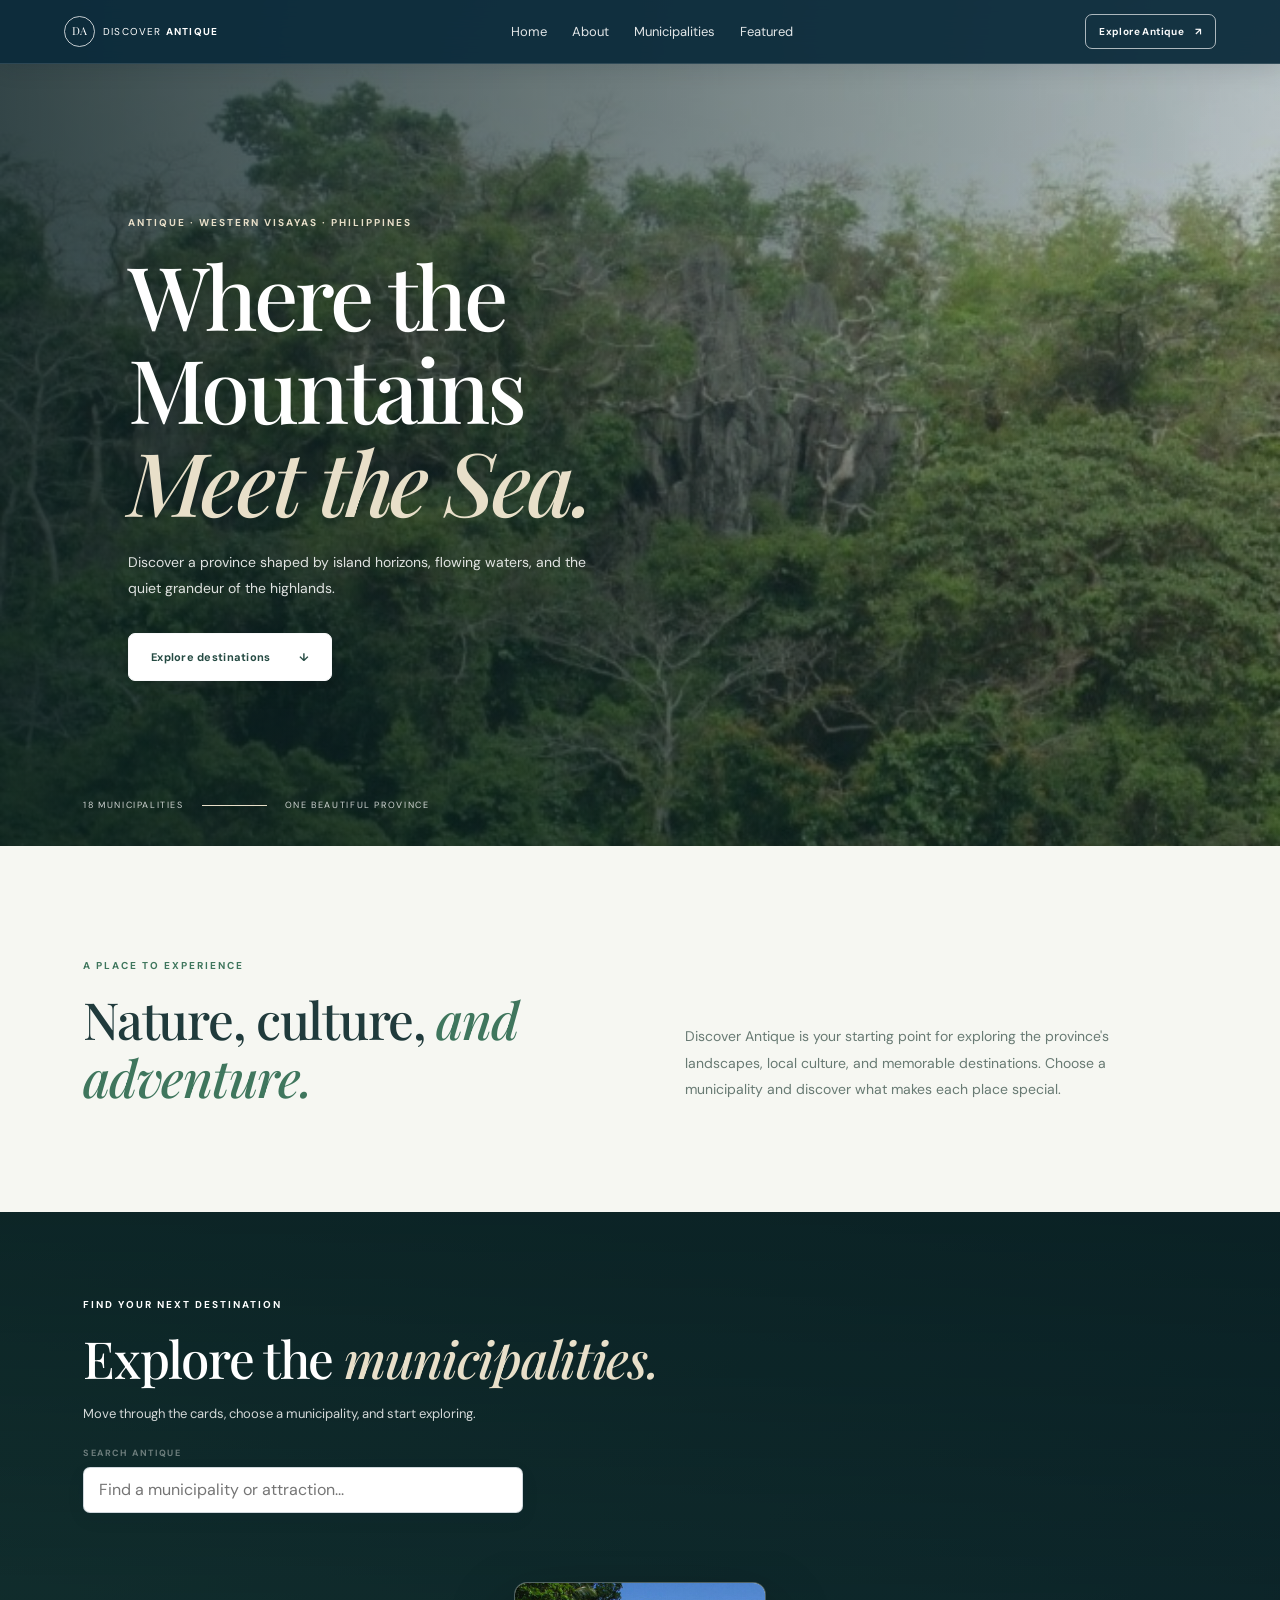
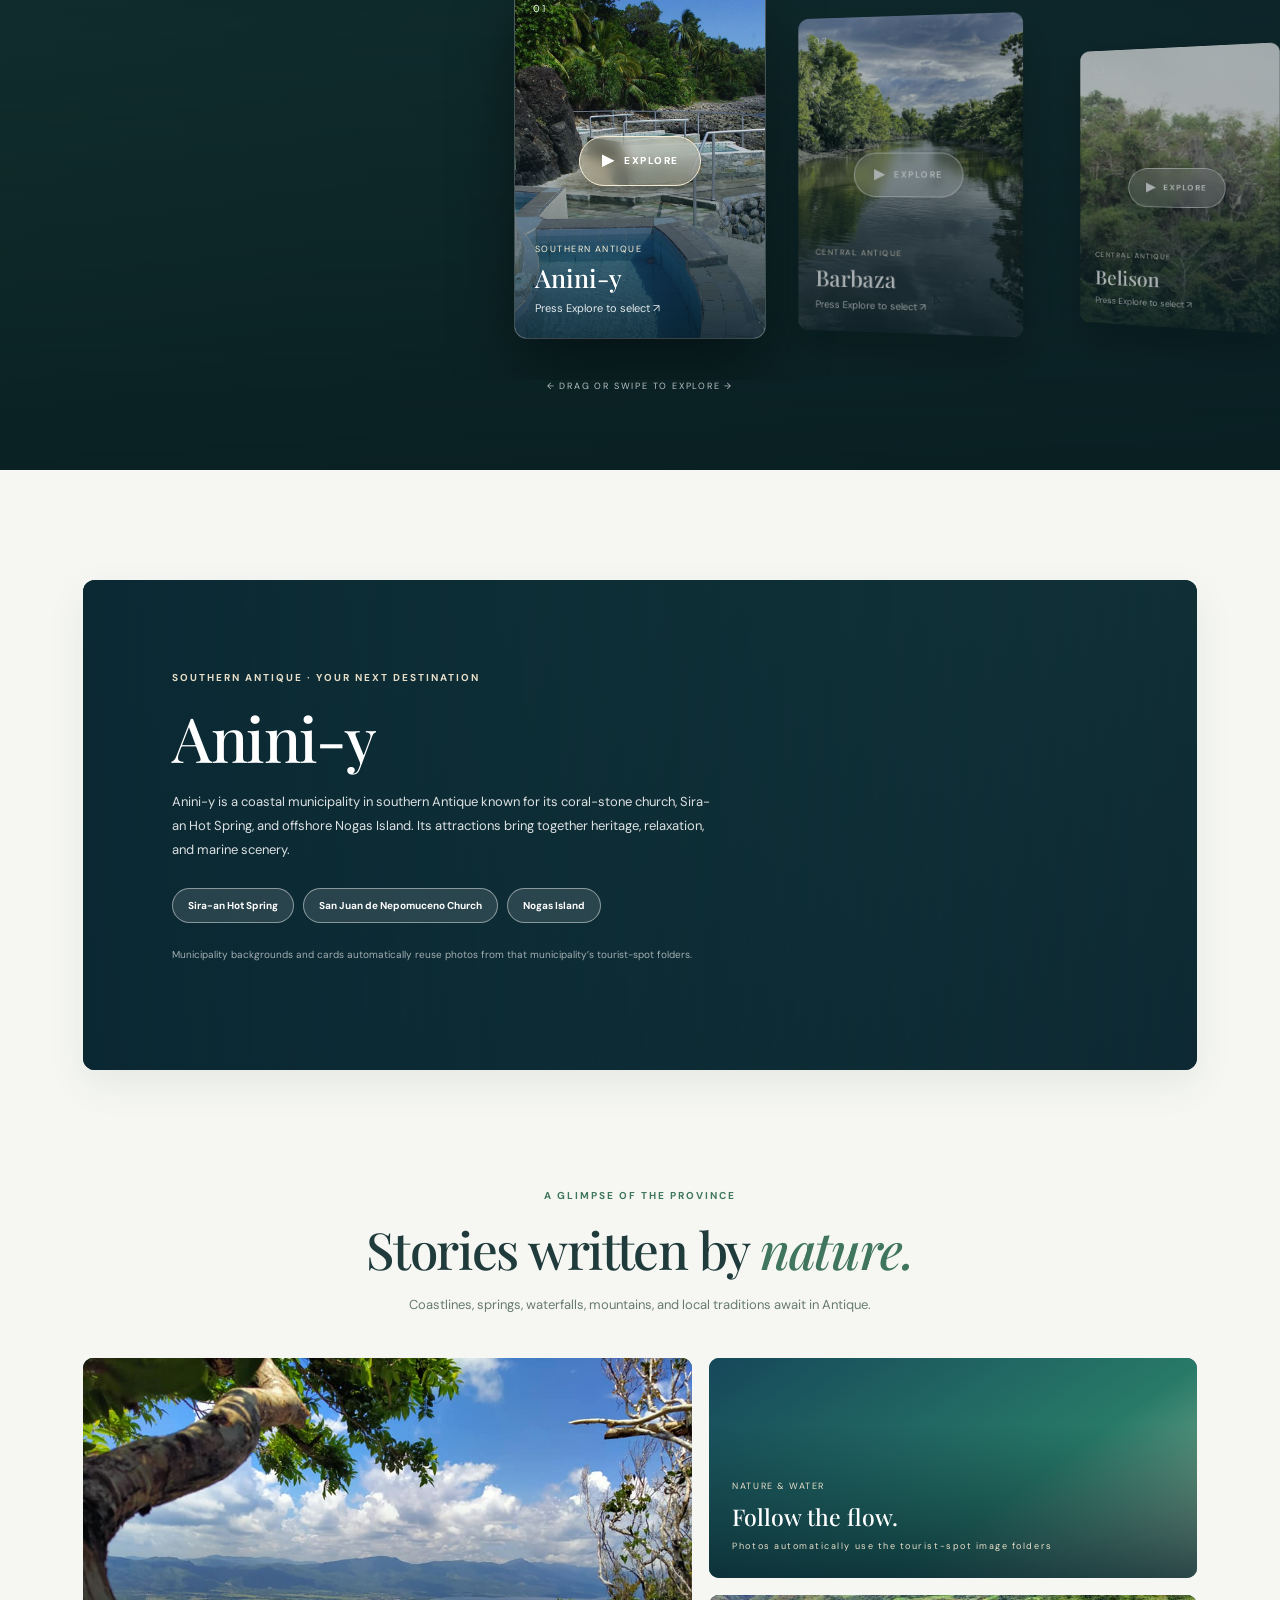
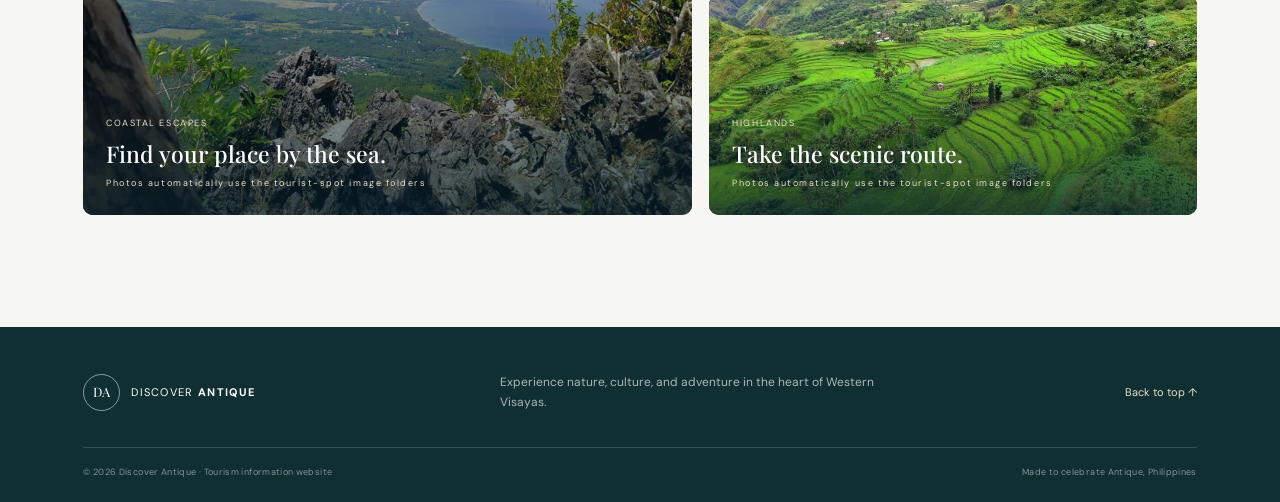
<file: index.html>
<!DOCTYPE html>
<html lang="en">
<head>
  <meta charset="UTF-8">
  <meta name="viewport" content="width=device-width, initial-scale=1.0">
  <meta name="description" content="Discover Antique — explore the natural beauty, culture, and destinations of Antique, Philippines.">
  <meta name="referrer" content="no-referrer">
  <meta name="theme-color" content="#123B50">
  <title>Discover Antique | Experience the Beauty of Antique</title>
  <link rel="preconnect" href="https://fonts.googleapis.com">
  <link rel="preconnect" href="https://fonts.gstatic.com" crossorigin>
  <link href="https://fonts.googleapis.com/css2?family=DM+Sans:wght@400;500;600;700&family=Playfair+Display:wght@500;600;700&display=swap" rel="stylesheet">
  <link href="https://cdn.jsdelivr.net/npm/bootstrap@5.3.3/dist/css/bootstrap.min.css" rel="stylesheet" integrity="sha384-QWTKZyjpPEjISv5WaRU9OFeRpok6YctnYmDr5pNlyT2bRjXh0JMhjY6hW+ALEwIH" crossorigin="anonymous">
  <link rel="stylesheet" href="css/style.css">
</head>
<body>
  <header class="site-header" id="top">
    <a class="brand" href="#top" aria-label="Discover Antique home">
      <span class="brand-mark">DA</span>
      <span class="brand-name">DISCOVER <strong>ANTIQUE</strong></span>
    </a>
    <button class="menu-toggle" id="menuToggle" type="button" aria-label="Open navigation" aria-expanded="false" aria-controls="mainNav">☰</button>
    <nav class="main-nav" id="mainNav" aria-label="Main navigation">
      <a href="#top">Home</a><a href="#about">About</a><a href="#municipalities">Municipalities</a><a href="#featured">Featured</a>
    </nav>
    <a class="header-cta btn btn-outline-light" href="#municipalities">Explore Antique <span>↗</span></a>
  </header>

  <main>
    <section class="hero">
      <div class="hero-image" aria-hidden="true"></div><div class="hero-shade" aria-hidden="true"></div>
      <div class="hero-content">
        <p class="eyebrow light">ANTIQUE · WESTERN VISAYAS · PHILIPPINES</p>
        <h1>Where the Mountains<br><em>Meet the Sea.</em></h1>
        <p class="hero-copy">Discover a province shaped by island horizons, flowing waters, and the quiet grandeur of the highlands.</p>
        <a class="button button-light btn btn-light" href="#municipalities">Explore destinations <span>↓</span></a>
      </div>
      <div class="hero-bottom"><span>18 MUNICIPALITIES</span><span class="hero-line"></span><span>ONE BEAUTIFUL PROVINCE</span></div>
    </section>

    <section class="intro section-wrap" id="about">
      <div><p class="eyebrow">A PLACE TO EXPERIENCE</p><h2>Nature, culture, <em>and adventure.</em></h2></div>
      <p class="intro-copy">Discover Antique is your starting point for exploring the province's landscapes, local culture, and memorable destinations. Choose a municipality and discover what makes each place special.</p>
    </section>

    <section class="municipality-section" id="municipalities">
      <div class="section-heading section-wrap">
        <div>
          <p class="eyebrow">FIND YOUR NEXT DESTINATION</p>
          <h2>Explore the <em>municipalities.</em></h2>
          <p class="section-subtitle">Move through the cards, choose a municipality, and start exploring.</p>
          <div class="destination-search">
            <label for="destinationSearch">SEARCH ANTIQUE</label>
            <input id="destinationSearch" type="search" placeholder="Find a municipality or attraction..." autocomplete="off">
            <div id="destinationSearchResults" class="destination-search-results" role="listbox" aria-label="Search results" hidden></div>
          </div>
        </div>
      </div>
      <div class="carousel-shell">
        <div class="municipality-track" id="municipalityTrack" role="group" aria-label="Explore the 18 municipalities of Antique" tabindex="0"></div>
      </div>
      <div class="carousel-guidance">
        <p class="carousel-hint">← DRAG OR SWIPE TO EXPLORE →</p>
      </div>
    </section>

    <section class="destination-section section-wrap" id="destinationDetails" aria-label="Selected destination">
      <div class="destination-photo" id="destinationPhoto" aria-hidden="true"></div><div class="destination-overlay" aria-hidden="true"></div>
      <div class="destination-content">
        <p class="eyebrow light" id="destinationEyebrow">YOUR NEXT DESTINATION</p>
        <h2 id="destinationName">Choose a municipality</h2>
        <p class="destination-description" id="destinationDescription" aria-live="polite">Select one of the municipality cards above to discover its featured attractions.</p>
        <div class="attraction-list" id="attractionList" aria-label="Featured attractions"></div>
        <p class="photo-note" id="municipalityPhotoCredit">Municipality backgrounds and cards automatically reuse the photos inside that municipality’s tourist-spot folders.</p>
      </div>
    </section>

    <section class="featured-section section-wrap" id="featured">
      <div class="featured-heading">
        <p class="eyebrow">A GLIMPSE OF THE PROVINCE</p><h2>Stories written by <em>nature.</em></h2>
        <p class="section-subtitle">Coastlines, springs, waterfalls, mountains, and local traditions await in Antique.</p>
      </div>
      <div class="feature-grid">
        <article class="feature-card feature-card-large">
          <div class="feature-photo-slideshow" data-province-slot="coast" role="img" aria-label="Coastal landscapes in Antique"></div>
          <div class="feature-caption"><span>COASTAL ESCAPES</span><h3>Find your place by the sea.</h3><span class="feature-credit">Photos automatically use the tourist-spot image folders</span></div>
        </article>
        <article class="feature-card">
          <div class="feature-photo-slideshow" data-province-slot="water" role="img" aria-label="Rivers and springs in Antique"></div>
          <div class="feature-caption"><span>NATURE &amp; WATER</span><h3>Follow the flow.</h3><span class="feature-credit">Photos automatically use the tourist-spot image folders</span></div>
        </article>
        <article class="feature-card">
          <div class="feature-photo-slideshow" data-province-slot="highlands" role="img" aria-label="Highland landscapes in Antique"></div>
          <div class="feature-caption"><span>HIGHLANDS</span><h3>Take the scenic route.</h3><span class="feature-credit">Photos automatically use the tourist-spot image folders</span></div>
        </article>
      </div>
    </section>
  </main>

  <footer class="site-footer">
    <div class="footer-top">
      <a class="brand brand-footer" href="#top"><span class="brand-mark">DA</span><span class="brand-name">DISCOVER <strong>ANTIQUE</strong></span></a>
      <p>Experience nature, culture, and adventure in the heart of Western Visayas.</p>
      <a class="back-top" href="#top">Back to top ↑</a>
    </div>
    <div class="footer-bottom"><span>© 2026 Discover Antique · Tourism information website</span><span>Made to celebrate Antique, Philippines</span></div>
  </footer>
  <script src="js/destination-data.js"></script><script src="js/backdrop.js"></script><script src="js/script.js?v=20261120-3"></script>
</body>
</html>
</file>
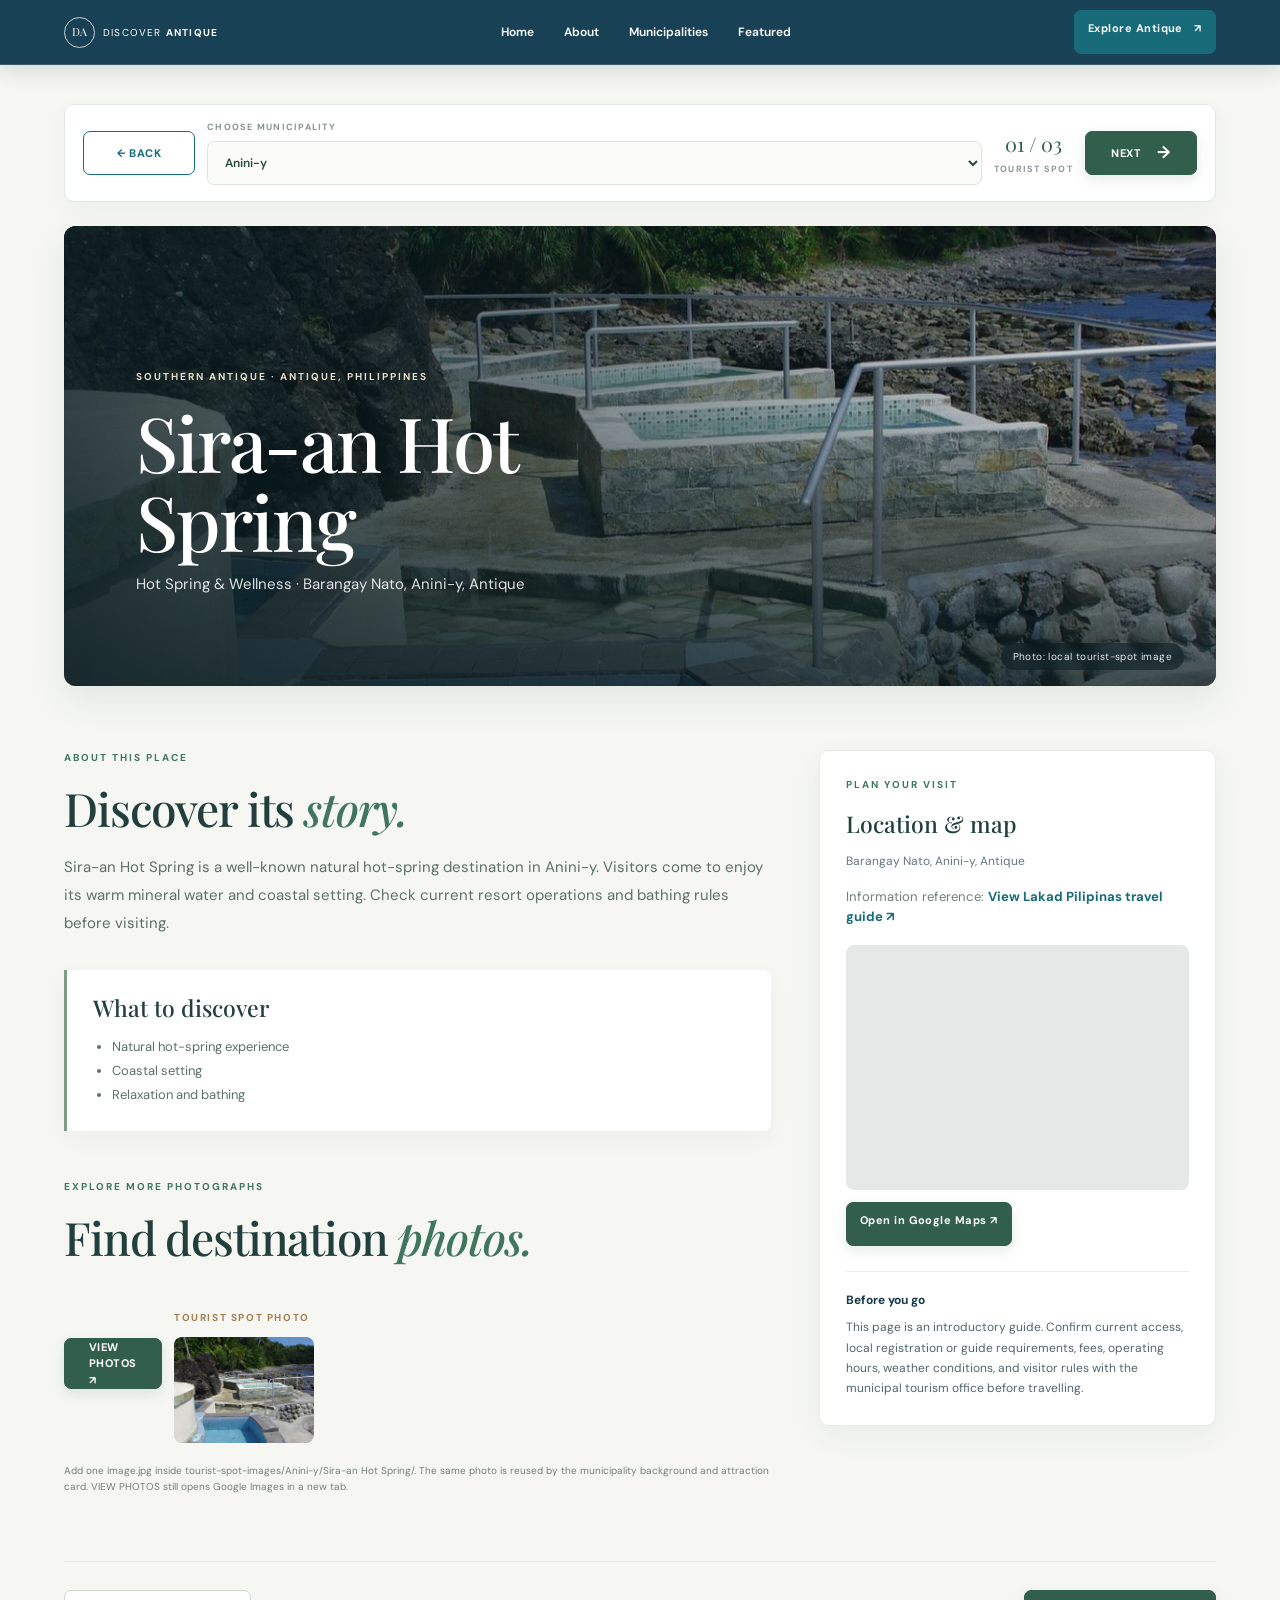
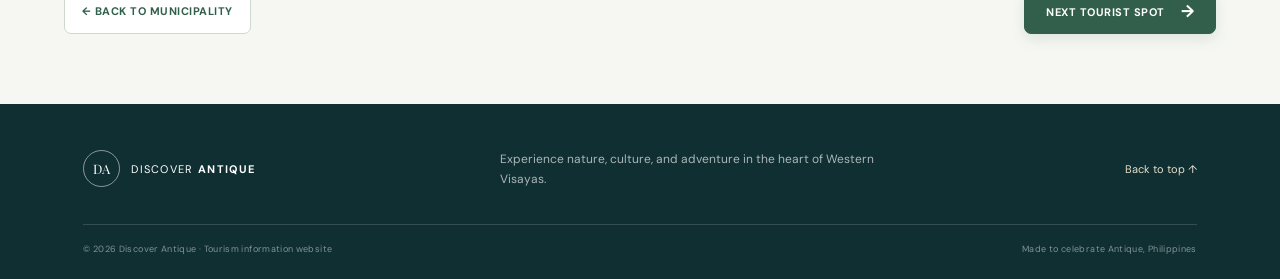
<file: destination.html>
<!DOCTYPE html>
<html lang="en"><head>
<meta charset="UTF-8"><meta name="viewport" content="width=device-width, initial-scale=1.0">
<meta name="description" content="Explore attractions, sample photos, location information, and maps in Antique, Philippines.">
<meta name="referrer" content="no-referrer"><meta name="theme-color" content="#123B50"><title>Destination Details | Discover Antique</title>
<link rel="preconnect" href="https://fonts.googleapis.com"><link rel="preconnect" href="https://fonts.gstatic.com" crossorigin>
<link href="https://fonts.googleapis.com/css2?family=DM+Sans:wght@400;500;600;700&family=Playfair+Display:wght@500;600;700&display=swap" rel="stylesheet">
<link href="https://cdn.jsdelivr.net/npm/bootstrap@5.3.3/dist/css/bootstrap.min.css" rel="stylesheet" integrity="sha384-QWTKZyjpPEjISv5WaRU9OFeRpok6YctnYmDr5pNlyT2bRjXh0JMhjY6hW+ALEwIH" crossorigin="anonymous"><link rel="stylesheet" href="css/style.css?v=20261120-2"><link rel="stylesheet" href="css/destination.css?v=20261120-2">
</head><body class="detail-page">
<header class="site-header detail-header">
<a class="brand" href="index.html#top" aria-label="Discover Antique home"><span class="brand-mark">DA</span><span class="brand-name">DISCOVER <strong>ANTIQUE</strong></span></a>

<nav class="main-nav detail-nav" id="detailMainNav" aria-label="Main navigation"><a href="index.html#top">Home</a><a href="index.html#about">About</a><a href="index.html#municipalities">Municipalities</a><a href="index.html#featured">Featured</a></nav>
<a class="header-cta btn btn-outline-light" href="index.html#municipalities">Explore Antique <span>↗</span></a></header>
<main class="detail-main">
<section class="destination-navigation" aria-label="Destination navigation">
  <a class="destination-back btn btn-outline-primary" id="backToMunicipality" href="index.html#municipalities">← BACK</a>
  <label class="detail-municipality-picker"><span>CHOOSE MUNICIPALITY</span><select id="detailMunicipalitySelect" aria-label="Choose a municipality"></select></label>
  <div class="destination-step" aria-live="polite">
    <span id="destinationStep">01 / 01</span>
    <small>TOURIST SPOT</small>
  </div>
  <button class="destination-next btn btn-primary" id="nextAttraction" type="button">NEXT <span aria-hidden="true">→</span></button>
</section>
<section class="detail-hero"><div class="detail-hero-backdrop" id="detailHeroBackdrop" role="img" aria-label=""></div><div class="detail-hero-shade"></div>
<div class="detail-hero-copy"><p class="eyebrow light" id="detailRegion">ANTIQUE · PHILIPPINES</p><h1 id="detailTitle">Destination</h1>
<p id="detailSubtitle">Discover this place in Antique.</p></div>
<p class="hero-photo-credit" id="detailHeroCredit" hidden></p></section>
<section class="detail-content"><div class="detail-main-column">
<p class="eyebrow">ABOUT THIS PLACE</p><h2>Discover its <em>story.</em></h2><p class="detail-description" id="detailDescription"></p>
<div class="detail-highlights"><h3>What to discover</h3><ul id="detailHighlights"></ul></div>
<div class="detail-gallery-block"><div><p class="eyebrow">EXPLORE MORE PHOTOGRAPHS</p><h2>Find destination <em>photos.</em></h2></div>
<div class="detail-gallery" id="detailGallery"></div><p class="sample-photo-disclaimer" id="galleryDisclaimer">Use the button below to open Google Images results for this tourist attraction.</p></div>
</div><aside class="detail-side-column"><div class="info-panel"><p class="eyebrow">PLAN YOUR VISIT</p><h3>Location &amp; map</h3>
<p class="location-line" id="detailLocation"></p><p class="source-line">Information reference: <a id="detailSourceLink" href="#" target="_blank" rel="noopener">View source ↗</a></p><div class="map-frame"><iframe id="detailMap" title="Map showing the selected destination" loading="lazy" referrerpolicy="no-referrer-when-downgrade"></iframe></div>
<a class="map-link btn btn-outline-primary" id="openMapLink" href="#" target="_blank" rel="noopener">Open in Google Maps ↗</a>
<div class="visit-note"><strong>Before you go</strong><p id="detailNote"></p></div></div></aside></section>
<section class="destination-bottom-navigation" aria-label="Destination navigation">
  <a class="destination-back bottom-back" id="bottomBackToMunicipality" href="index.html#municipalities">← BACK TO MUNICIPALITY</a>
  <button class="destination-next btn btn-primary" id="bottomNextAttraction" type="button">NEXT TOURIST SPOT <span aria-hidden="true">→</span></button>
</section></main>
<footer class="site-footer detail-footer"><div class="footer-top"><a class="brand brand-footer" href="index.html#top"><span class="brand-mark">DA</span><span class="brand-name">DISCOVER <strong>ANTIQUE</strong></span></a><p>Experience nature, culture, and adventure in the heart of Western Visayas.</p><a class="back-top" href="index.html#top">Back to top ↑</a></div>
<div class="footer-bottom"><span>© 2026 Discover Antique · Tourism information website</span><span>Made to celebrate Antique, Philippines</span></div></footer>
<script src="js/destination-data.js?v=20261120-2"></script><script src="js/backdrop.js?v=20261120-2"></script><script src="js/destination-detail.js?v=20261120-3"></script></body></html>
</file>
<file: css/style.css>
/* DISCOVER ANTIQUE — tropical nature visual identity */
:root {
  --ocean: #123B50;
  --ocean-deep: #0b2b3b;
  --green: #287A55;
  --green-dark: #1c5d40;
  --sand: #E8D8B9;
  --cream: #F7F6F0;
  --white: #FFFFFF;
  --ink: #183744;
  --muted: #6d7d7c;
  --serif: "Playfair Display", Georgia, serif;
  --sans: "DM Sans", Arial, sans-serif;
}

* { box-sizing: border-box; }
html { scroll-behavior: smooth; }
body { margin: 0; color: var(--ink); background: var(--cream); font-family: var(--sans); }
a { color: inherit; text-decoration: none; }
button { font: inherit; }

.site-header {
  position: absolute; z-index: 10; top: 0; left: 0; width: 100%;
  display: flex; align-items: center; justify-content: space-between;
  padding: 22px 6.5%; color: var(--white);
  border-bottom: 1px solid rgba(255,255,255,.18);
}
.brand { display: inline-flex; align-items: center; gap: 11px; letter-spacing: .12em; font-size: 11px; }
.brand-mark { display: grid; place-items: center; width: 37px; height: 37px; border: 1px solid rgba(255,255,255,.75); border-radius: 50%; font-family: var(--serif); font-size: 13px; letter-spacing: 0; }
.brand-name strong { font-weight: 700; }
.main-nav { display: flex; gap: 34px; font-size: 12px; color: rgba(255,255,255,.88); }
.main-nav a { transition: color .25s; }
.main-nav a:hover { color: var(--sand); }
.header-cta { border: 1px solid rgba(255,255,255,.65); padding: 11px 16px; border-radius: 3px; font-size: 11px; letter-spacing: .04em; }
.header-cta span { margin-left: 8px; }
.menu-toggle { display: none; color: white; background: none; border: 0; font-size: 24px; }

.hero { position: relative; min-height: 720px; height: 94vh; max-height: 900px; overflow: hidden; display: flex; align-items: center; color: white; background: var(--ocean); }
.hero-image { position: absolute; inset: 0; background-image: none; background-size: cover; background-position: center 48%; animation: heroDrift 24s ease-in-out infinite alternate; }
.hero-shade { position: absolute; inset: 0; background: linear-gradient(90deg, rgba(8,34,47,.78) 0%, rgba(8,34,47,.42) 48%, rgba(8,34,47,.12) 100%), linear-gradient(0deg, rgba(8,34,47,.35), transparent 45%); }
.hero-content { position: relative; z-index: 1; width: min(700px, 82%); margin-left: 10%; padding-top: 50px; animation: riseIn 1s both; }
.eyebrow { color: var(--green); font-size: 10px; font-weight: 700; letter-spacing: .2em; margin: 0 0 18px; }
.eyebrow.light { color: var(--sand); }
h1, h2, h3, p { margin-top: 0; }
.hero h1 { font-family: var(--serif); font-weight: 500; font-size: clamp(48px, 7vw, 88px); line-height: 1.06; letter-spacing: -.035em; margin: 0 0 23px; }
h1 em, h2 em { color: var(--sand); font-weight: 500; }
.hero-copy { max-width: 470px; color: rgba(255,255,255,.86); line-height: 1.8; font-size: 14px; margin-bottom: 32px; }
.button { display: inline-flex; align-items: center; gap: 28px; padding: 15px 19px; border-radius: 3px; font-size: 11px; font-weight: 700; letter-spacing: .04em; transition: transform .25s, background .25s; }
.button:hover { transform: translateY(-3px); }
.button-light { color: var(--ocean); background: var(--white); }
.button-light:hover { background: var(--sand); }
.hero-bottom { position: absolute; bottom: 34px; left: 6.5%; right: 6.5%; display: flex; align-items: center; gap: 18px; color: rgba(255,255,255,.8); font-size: 9px; letter-spacing: .18em; }
.hero-line { height: 1px; width: 65px; background: var(--sand); }

.section-wrap { width: min(1180px, 87%); margin-inline: auto; }
.intro { display: grid; grid-template-columns: 1fr 1fr; gap: 8%; padding-top: 112px; padding-bottom: 105px; align-items: end; }
h2 { font-family: var(--serif); font-size: clamp(35px, 4vw, 55px); font-weight: 500; line-height: 1.13; letter-spacing: -.025em; margin-bottom: 0; }
h2 em { color: var(--green); }
.intro-copy { color: var(--muted); font-size: 14px; line-height: 1.9; max-width: 480px; margin: 0 0 4px; }

.municipality-section { background: #edf0e9; padding: 85px 0 76px; overflow: hidden; }
.section-heading { display: flex; justify-content: space-between; align-items: end; margin-bottom: 38px; }
.section-subtitle { color: var(--muted); font-size: 13px; line-height: 1.7; margin: 15px 0 0; }
.carousel-controls { display: flex; gap: 9px; padding-bottom: 5px; }
.circle-control { width: 43px; height: 43px; border: 1px solid rgba(18,59,80,.25); border-radius: 50%; color: var(--ocean); background: transparent; cursor: pointer; font-size: 18px; transition: .25s; }
.circle-control:hover { color: white; background: var(--ocean); }
.carousel-shell { overflow: hidden; }
.municipality-track { display: flex; gap: 18px; overflow-x: auto; padding: 4px 6.5% 22px; scroll-snap-type: x mandatory; scroll-behavior: smooth; scrollbar-width: none; }
.municipality-track::-webkit-scrollbar { display: none; }
.municipality-card { position: relative; flex: 0 0 250px; height: 340px; overflow: hidden; border-radius: 7px; color: white; cursor: pointer; scroll-snap-align: start; isolation: isolate; background: var(--ocean); border: 0; padding: 0; text-align: left; transition: transform .35s, box-shadow .35s; }
.municipality-card:hover, .municipality-card:focus-visible { transform: translateY(-7px); box-shadow: 0 18px 36px rgba(18,59,80,.2); outline: none; }
.card-image { position: absolute; z-index: 0; inset: 0; display: block; background-size: cover; background-position: center; background-repeat: no-repeat; transition: transform .8s cubic-bezier(.2,.7,.2,1); }
.municipality-card:hover .card-image, .municipality-card:focus-visible .card-image { transform: scale(1.1); }
.card-shade { position: absolute; z-index: 1; inset: 0; display: block; background: linear-gradient(0deg, rgba(5,28,38,.82), rgba(5,28,38,.02) 75%); }
.card-number { position: absolute; z-index: 2; top: 18px; left: 18px; font-size: 10px; letter-spacing: .16em; color: rgba(255,255,255,.85); }
.card-content { position: absolute; z-index: 2; left: 20px; right: 18px; bottom: 22px; transform: translateY(8px); transition: transform .35s; }
.municipality-card:hover .card-content { transform: translateY(0); }
.card-content small { display: block; color: var(--sand); font-size: 9px; letter-spacing: .16em; margin-bottom: 8px; text-transform: uppercase; }
.card-content strong { display: block; font-family: var(--serif); font-size: 25px; line-height: 1.1; font-weight: 500; }
.card-content span { display: block; color: rgba(255,255,255,.8); font-size: 11px; margin-top: 8px; }
.carousel-hint { text-align: center; color: #71817a; font-size: 9px; letter-spacing: .2em; margin: 15px 0 0; }

.destination-section { position: relative; width: min(1180px, 87%); min-height: 490px; margin: 110px auto; border-radius: 8px; overflow: hidden; display: flex; align-items: center; color: white; background: var(--ocean); isolation: isolate; }
.destination-photo { position: absolute; z-index: -2; inset: 0; overflow: hidden; background: linear-gradient(120deg, #1d4a46, #0f2a33); }
/* Photo changes are handled by the crossfade layers (see .backdrop-layer). */
.destination-overlay { position: absolute; z-index: -1; inset: 0; background: linear-gradient(90deg, rgba(8,35,48,.86), rgba(8,35,48,.52) 58%, rgba(8,35,48,.12)); }
.destination-content { width: min(660px, 85%); padding: 70px 0 70px 8%; }
.destination-content h2 { color: white; font-size: clamp(38px, 5vw, 62px); margin-bottom: 17px; }
.destination-description { max-width: 540px; color: rgba(255,255,255,.86); font-size: 13px; line-height: 1.85; }
.attraction-list { display: flex; flex-wrap: wrap; gap: 9px; margin-top: 25px; }
.attraction-chip { border: 1px solid rgba(255,255,255,.45); color: white; border-radius: 30px; padding: 9px 13px; font-size: 10px; background: rgba(255,255,255,.08); }
.photo-note { color: rgba(255,255,255,.62); font-size: 10px; margin-top: 24px; line-height: 1.6; }

.featured-section { padding: 8px 0 112px; }
.featured-heading { text-align: center; max-width: 650px; margin: 0 auto 42px; }
.featured-heading .section-subtitle { max-width: 510px; margin-inline: auto; }
.feature-grid { display: grid; grid-template-columns: 1.25fr 1fr; grid-template-rows: 220px 220px; gap: 17px; }
.feature-card { position: relative; min-height: 200px; overflow: hidden; border-radius: 6px; background: var(--ocean); color: white; }
.feature-card-large { grid-row: span 2; }
.feature-card img { width: 100%; height: 100%; object-fit: cover; display: block; transition: transform .8s; }
.feature-card:hover img { transform: scale(1.06); }
.feature-card::after { content: ""; position: absolute; inset: 0; background: linear-gradient(0deg, rgba(6,31,43,.75), transparent 70%); }
.feature-caption { position: absolute; z-index: 1; left: 23px; bottom: 22px; }
.feature-caption span { color: var(--sand); font-size: 9px; letter-spacing: .17em; }
.feature-caption h3 { font-family: var(--serif); font-weight: 500; font-size: 23px; margin: 7px 0 0; }

.site-footer { background: var(--ocean-deep); color: white; padding: 45px 6.5% 22px; }
.footer-top { display: flex; align-items: center; justify-content: space-between; gap: 25px; padding-bottom: 35px; }
.footer-top p { max-width: 380px; color: rgba(255,255,255,.65); font-size: 12px; line-height: 1.7; margin: 0; }
.brand-footer .brand-mark { border-color: rgba(255,255,255,.5); }
.back-top { font-size: 11px; color: var(--sand); }
.footer-bottom { border-top: 1px solid rgba(255,255,255,.15); padding-top: 18px; display: flex; justify-content: space-between; gap: 20px; color: rgba(255,255,255,.48); font-size: 9px; letter-spacing: .04em; }

@keyframes heroDrift { from { transform: scale(1); } to { transform: scale(1.09); } }
@keyframes riseIn { from { opacity: 0; transform: translateY(22px); } to { opacity: 1; transform: translateY(0); } }

@media (max-width: 760px) {
  .site-header { padding: 16px 5%; }
  .menu-toggle { display: block; order: 3; }
  .header-cta { display: none; }
  .main-nav { display: none; position: absolute; top: 69px; left: 0; right: 0; padding: 20px 6%; background: var(--ocean-deep); flex-direction: column; gap: 18px; }
  .main-nav.open { display: flex; }
  .hero { min-height: 650px; height: 88vh; }
  .hero-content { margin-left: 7%; width: 86%; }
  .hero h1 { font-size: clamp(46px, 13vw, 66px); }
  .hero-bottom { left: 7%; right: 7%; font-size: 8px; gap: 10px; }
  .intro { grid-template-columns: 1fr; gap: 23px; padding-top: 76px; padding-bottom: 76px; }
  .section-heading { align-items: end; gap: 15px; }
  .section-heading h2 { font-size: 36px; }
  .carousel-controls { flex-shrink: 0; }
  .circle-control { width: 38px; height: 38px; }
  .municipality-track { padding-left: 6.5%; }
  .municipality-card { flex-basis: 220px; height: 300px; }
  .destination-section { margin: 75px auto; min-height: 520px; }
  .destination-content { padding: 55px 7%; width: 100%; }
  .destination-overlay { background: linear-gradient(90deg, rgba(8,35,48,.88), rgba(8,35,48,.48)); }
  .feature-grid { grid-template-columns: 1fr; grid-template-rows: 260px 190px 190px; }
  .feature-card-large { grid-row: auto; }
  .footer-top { align-items: flex-start; flex-direction: column; }
  .footer-bottom { flex-direction: column; }
}

@media (prefers-reduced-motion: reduce) {
  *, *::before, *::after { scroll-behavior: auto !important; animation-duration: .01ms !important; animation-iteration-count: 1 !important; transition-duration: .01ms !important; }
}

/* Responsive refinements and carousel interaction states */
.municipality-track { cursor: grab; touch-action: pan-y; user-select: none; -webkit-user-select: none; }
.municipality-track.is-dragging { cursor: grabbing; scroll-snap-type: none; scroll-behavior: auto; }
.municipality-track.is-dragging .municipality-card { pointer-events: none; }
.municipality-card.is-active { outline: 3px solid var(--sand); outline-offset: -3px; box-shadow: 0 14px 32px rgba(18,59,80,.28); }
.municipality-card.is-active .card-content { transform: translateY(0); }

@media (min-width: 761px) and (max-width: 1024px) {
  .site-header { padding-inline: 4%; }
  .main-nav { gap: 18px; }
  .section-wrap, .destination-section { width: 90%; }
  .municipality-card { flex-basis: 230px; }
  .intro { gap: 5%; }
}

@media (max-width: 760px) {
  .site-header { gap: 12px; }
  .brand { font-size: 9px; gap: 8px; }
  .brand-mark { width: 33px; height: 33px; }
  .main-nav { z-index: 20; }
  .hero { min-height: 610px; height: 88svh; }
  .hero-content { padding-top: 35px; }
  .hero-copy { font-size: 13px; }
  .hero-bottom { letter-spacing: .1em; }
  .section-wrap { width: 90%; }
  .section-heading { align-items: center; }
  .section-heading > div:first-child { min-width: 0; }
  .section-heading h2 { font-size: clamp(31px, 8vw, 38px); }
  .section-subtitle { font-size: 12px; }
  .municipality-section { padding: 68px 0 58px; }
  .municipality-track { gap: 14px; padding: 4px 5% 20px; }
  .municipality-card { flex-basis: min(76vw, 260px); height: 310px; }
  .destination-section { width: 90%; min-height: 540px; }
  .destination-content { padding: 48px 7%; }
  .destination-content h2 { font-size: clamp(36px, 10vw, 48px); }
  .feature-grid { gap: 13px; }
  .featured-section { padding-bottom: 75px; }
  .site-footer { padding-inline: 5%; }
}

@media (max-width: 420px) {
  .hero h1 { font-size: clamp(42px, 12vw, 54px); }
  .hero-bottom { font-size: 7px; gap: 8px; }
  .hero-line { width: 35px; }
  .section-heading { align-items: flex-end; }
  .carousel-controls { gap: 6px; }
  .circle-control { width: 35px; height: 35px; }
  .municipality-card { height: 285px; }
  .footer-bottom { font-size: 8px; }
}


/* Centered translucent municipality selection button */
.municipality-card { cursor: grab; }
.municipality-card:active { cursor: grabbing; }
.municipality-play {
  position: absolute;
  z-index: 2;
  top: 50%;
  left: 50%;
  display: inline-flex;
  align-items: center;
  justify-content: center;
  gap: 9px;
  min-width: 118px;
  min-height: 48px;
  padding: 0 17px;
  transform: translate(-50%, -50%);
  border: 1px solid rgba(255,255,255,.82);
  border-radius: 999px;
  color: #fff;
  background: rgba(255,255,255,.19);
  -webkit-backdrop-filter: blur(7px);
  backdrop-filter: blur(7px);
  box-shadow: 0 5px 22px rgba(0,0,0,.2);
  font-family: var(--sans);
  font-size: 10px;
  font-weight: 700;
  letter-spacing: .15em;
  cursor: pointer;
  opacity: .96;
  transition: background .25s, border-color .25s, box-shadow .25s, transform .25s;
}
.municipality-play .play-symbol {
  font-size: 15px;
  line-height: 1;
}
.municipality-play:hover,
.municipality-play:focus-visible {
  outline: none;
  background: rgba(255,255,255,.34);
  border-color: #fff;
  box-shadow: 0 8px 28px rgba(0,0,0,.3), 0 0 0 3px rgba(255,255,255,.16);
  transform: translate(-50%, -50%) scale(1.07);
}
.municipality-play:focus-visible {
  outline: 2px solid #fff;
  outline-offset: 4px;
}
.municipality-card.is-active .municipality-play {
  background: rgba(232,216,185,.3);
  border-color: var(--sand);
}
.municipality-track.is-dragging .municipality-play { pointer-events: none; }
@media (max-width: 760px) {
  .municipality-play { min-width: 108px; min-height: 44px; }
}


.attractions-section{padding:10px 0 100px}.attractions-heading{margin-bottom:28px}.attractions-heading h2,.more-places h2{font-family:var(--serif);font-size:clamp(32px,4vw,48px);font-weight:500;line-height:1.12;margin:8px 0 12px}
.attraction-card-grid{display:grid;grid-template-columns:repeat(3,minmax(0,1fr));gap:22px;margin-top:26px}.attraction-preview-card{overflow:hidden;border:1px solid rgba(18,59,80,.1);border-radius:8px;background:#fff;box-shadow:0 12px 34px rgba(14,43,56,.07);transition:transform .25s,box-shadow .25s}.attraction-preview-card:hover{transform:translateY(-5px);box-shadow:0 18px 40px rgba(14,43,56,.12)}
.attraction-preview-photo{height:190px;background-size:cover;background-position:center}.attraction-preview-body{padding:22px}.attraction-preview-label{color:#a47d4f;font-size:9px;letter-spacing:.16em;font-weight:700}.attraction-preview-body h3{color:#173b4b;font-family:var(--serif);font-size:22px;font-weight:600;margin:9px 0}.attraction-preview-body p{color:#65737a;font-size:13px;line-height:1.7;min-height:66px}.attraction-view-link,.map-link{display:inline-block;color:#1c6576;text-decoration:none;font-size:12px;font-weight:700;margin-top:12px}.attraction-view-link:hover,.map-link:hover{text-decoration:underline}.sample-photo-disclaimer{margin-top:20px;color:#78858a;font-size:10px;line-height:1.6}

/* Municipality attraction chips are links to dedicated destination detail pages. */
.attraction-chip { cursor: pointer; text-decoration: none; transition: background .2s ease, color .2s ease, border-color .2s ease; }
.attraction-chip:hover, .attraction-chip:focus-visible { background: rgba(255,255,255,.22); border-color: rgba(255,255,255,.9); color: #fff; outline: none; }


/* Bootstrap 5.3.3 button integration — keep Discover Antique's original visual identity. */
.btn { font-family: inherit; font-weight: 700; transition: transform .2s ease, box-shadow .2s ease, background-color .2s ease, color .2s ease; }
.btn:focus-visible { outline: 3px solid rgba(48, 143, 111, .45); outline-offset: 3px; box-shadow: none; }
.btn:active { transform: translateY(1px); }
.header-cta.btn, .button.btn, .destination-back.btn, .destination-next.btn, .map-link.btn { text-decoration: none; }
.attraction-chip.btn { line-height: 1.35; }
.municipality-play.btn { border: 1px solid rgba(255,255,255,.72); }
.circle-control.btn { display: inline-flex; align-items: center; justify-content: center; padding: 0; }
.destination-back.btn, .destination-next.btn { --bs-btn-border-radius: 4px; }
.map-link.btn { padding: 9px 13px; border-radius: 4px; }

/* 2026 visual refinement: calm, nature-led Antique identity */
:root {
  --ocean: #183f43;
  --ocean-deep: #102f32;
  --green: #3f765d;
  --green-dark: #315f4b;
  --sand: #e8dfc9;
  --cream: #f6f7f2;
  --ink: #203b3c;
  --muted: #687a73;
  --surface: #ffffff;
  --line: #e2e9e2;
  --shadow-soft: 0 14px 38px rgba(24, 63, 67, .08);
}
body { background: var(--cream); color: var(--ink); }
.hero { background: #183f43; }
.hero-image {
  background-image: none;
  background-position: center 48%;
}
.hero-shade {
  background: linear-gradient(90deg, rgba(12,39,38,.76) 0%, rgba(12,39,38,.43) 52%, rgba(12,39,38,.12) 100%), linear-gradient(0deg, rgba(12,39,38,.32), transparent 48%);
}
.site-header { backdrop-filter: blur(8px); background: rgba(16,47,50,.12); }
.main-nav { font-size: 13px; }
.header-cta, .button, .circle-control, .attraction-chip, .municipality-play,
.carousel-controls button, .back-top, .map-link, .attraction-view-link {
  transition: color .2s ease, background-color .2s ease, border-color .2s ease, box-shadow .2s ease, transform .2s ease;
}
.button { border-radius: 7px; min-height: 48px; padding: 15px 22px; letter-spacing: .025em; }
.button-light { color: #244a42; box-shadow: 0 8px 22px rgba(0,0,0,.12); }
.button-light:hover { color: #183f43; background: #eee7d7; box-shadow: 0 12px 28px rgba(0,0,0,.16); }
.header-cta { border-radius: 7px; padding: 13px 18px; }
.header-cta:hover { background: rgba(255,255,255,.16); border-color: #fff; transform: translateY(-1px); }
.municipality-section { background: #edf1e9; }
.circle-control { background: #fff; border-color: #d6e0d8; box-shadow: 0 4px 12px rgba(24,63,67,.05); }
.circle-control:hover { background: var(--green-dark); border-color: var(--green-dark); color: #fff; }
.municipality-card { border-radius: 12px; box-shadow: 0 8px 24px rgba(20,50,45,.08); }
.destination-section { border-radius: 12px; box-shadow: var(--shadow-soft); }
.attraction-chip { border-radius: 999px; padding: 10px 15px; background: rgba(255,255,255,.12); }
.attraction-chip:hover, .attraction-chip:focus-visible { background: #fff; color: var(--green-dark); border-color: #fff; transform: translateY(-1px); }
.feature-card { border-radius: 10px; }
.site-footer { background: #102f32; }
:focus-visible { outline-color: #7ea58b; }
@media (prefers-reduced-motion: reduce) {
  .hero-image { animation: none; }
  *, *::before, *::after { scroll-behavior: auto !important; transition-duration: .01ms !important; }
}

/* 3D municipality coverflow: the centered card is prominent and drives the backdrop. */
.municipality-section {
  position: relative;
  isolation: isolate;
  background: #142f30;
  transition: background-color .45s ease;
}
.municipality-section::before {
  content: "";
  position: absolute;
  z-index: -3;
  inset: 0;
  background: linear-gradient(120deg, #234d45, #122f38);
}
.municipality-section::after {
  content: "";
  position: absolute;
  z-index: -1;
  inset: 0;
  background: linear-gradient(180deg, rgba(8,29,32,.82), rgba(8,29,32,.64) 48%, rgba(8,29,32,.88));
}
.municipality-section .eyebrow,
.municipality-section h2,
.municipality-section .section-subtitle { color: #fff; }
.municipality-section h2 em { color: var(--sand); }
.municipality-section .section-subtitle { opacity: .82; }
.municipality-section .circle-control { color: #fff; border-color: rgba(255,255,255,.5); background: rgba(255,255,255,.1); }
.municipality-section .circle-control:hover { background: rgba(255,255,255,.25); }
.carousel-shell { perspective: 1500px; overflow: hidden; }
.municipality-track {
  align-items: center;
  gap: 18px;
  padding: 32px max(6.5%, calc((100vw - 250px) / 2)) 42px;
  overflow-x: auto;
  overflow-y: visible;
  perspective: 1500px;
  transform-style: preserve-3d;
  scroll-snap-type: x mandatory;
  scrollbar-width: none;
}
.municipality-card {
  flex-basis: 250px;
  height: 355px;
  flex-shrink: 0;
  transform-origin: center center;
  transform-style: preserve-3d;
  backface-visibility: hidden;
  scroll-snap-align: center;
  box-shadow: 0 22px 48px rgba(0,0,0,.28);
  transition: transform .18s ease-out, box-shadow .35s ease, filter .35s ease;
  will-change: transform;
}
.municipality-card.is-centered {
  box-shadow: 0 30px 65px rgba(0,0,0,.42), 0 0 0 1px rgba(255,255,255,.28);
  filter: brightness(1.08);
}
.municipality-card:not(.is-centered) {
  opacity: .72;
  filter: brightness(.92) saturate(.82);
}
.municipality-card:not(.is-centered):hover,
.municipality-card:not(.is-centered):focus-visible {
  opacity: .82;
  filter: brightness(1) saturate(.95);
}
.municipality-card .card-content { transform: translateY(0); }
.municipality-card .card-image { background-size: cover; background-position: center; background-repeat: no-repeat; }
.carousel-hint { color: rgba(255,255,255,.72); }
@media (max-width: 760px) {
  .municipality-track { padding: 25px max(7vw, calc((100vw - 220px) / 2)) 34px; gap: 14px; }
  .municipality-card { flex-basis: 220px; height: 315px; }
  .municipality-section .section-heading { align-items: flex-end; }
}
@media (prefers-reduced-motion: reduce) {
  .backdrop-layer, .municipality-card { transition: none !important; }
}

/* Cinematic background crossfade (js/backdrop.js) */
.backdrop-layer {
  position: absolute;
  inset: 0;
  z-index: -2;
  background-size: cover;
  background-position: center;
  background-repeat: no-repeat;
  opacity: 0;
  transform: scale(1.07);
  transition: opacity 1.1s ease, transform 0s linear 1.1s;
  will-change: opacity, transform;
}
.backdrop-layer.is-visible {
  opacity: 1;
  transform: scale(1);
  transition: opacity 1.1s ease, transform 9s ease-out;
}
.section-backdrop-layer.is-visible { opacity: .62; }
.panel-backdrop-layer { z-index: 0; }

/* Clean gradient when a municipality photo cannot load (never a stock substitute). */
.card-image.card-image-fallback { background: linear-gradient(145deg, #2b5a52, #123038); }

/* Photo credit under featured images */
.feature-credit { display: block; margin-top: 6px; font-size: 9px; letter-spacing: .08em; color: rgba(255,255,255,.7); }

/* Keep municipality card controls above their own background photograph. */
.municipality-card .municipality-play { position: absolute; z-index: 3; }


/* Mobile carousel touch and optional gyroscope parallax */
.carousel-guidance {
  display: flex;
  flex-direction: column;
  align-items: center;
  gap: 12px;
  padding: 0 16px;
}
.carousel-guidance .carousel-hint { margin: 0; }
.tilt-toggle {
  border: 1px solid rgba(255,255,255,.42);
  border-radius: 999px;
  padding: 9px 15px;
  color: rgba(255,255,255,.9);
  background: rgba(255,255,255,.08);
  font: 600 10px/1.2 var(--sans);
  letter-spacing: .08em;
  cursor: pointer;
  min-height: 38px;
  -webkit-tap-highlight-color: transparent;
}
.tilt-toggle:hover, .tilt-toggle[aria-pressed="true"] {
  color: var(--ocean-deep);
  background: var(--sand);
  border-color: var(--sand);
}
.municipality-track {
  touch-action: pan-y;
  overscroll-behavior-x: contain;
  -webkit-overflow-scrolling: touch;
  scroll-padding-inline: max(7vw, calc((100vw - 220px) / 2));
}
.municipality-track.is-dragging {
  scroll-snap-type: none !important;
  scroll-behavior: auto !important;
  cursor: grabbing;
}
.card-image {
  will-change: transform;
  transition: transform .16s ease-out;
}
@media (max-width: 760px) {
  .municipality-track { gap: 14px; }
  .municipality-card { min-height: 300px; }
  .carousel-guidance { gap: 10px; }
  .tilt-toggle { min-height: 42px; padding-inline: 18px; }
}
@media (prefers-reduced-motion: reduce) {
  .card-image { transition: none !important; }
}


/* Smoother carousel motion and faster, clearer Explore-button feedback */
.municipality-card {
  transition: box-shadow .42s cubic-bezier(.2,.7,.2,1), filter .42s ease, opacity .42s ease;
}
.municipality-play {
  z-index: 5 !important;
  min-width: 122px;
  min-height: 50px;
  touch-action: manipulation;
  -webkit-tap-highlight-color: transparent;
  user-select: none;
  -webkit-user-select: none;
  transition: background-color .16s ease, border-color .16s ease,
              box-shadow .16s ease, transform .16s cubic-bezier(.2,.8,.2,1);
}
.municipality-play:active {
  transform: translate(-50%, -50%) scale(.94);
  background: rgba(232,216,185,.42);
  border-color: var(--sand);
  box-shadow: 0 2px 10px rgba(0,0,0,.24);
}
.municipality-play .play-symbol {
  display: inline-block;
  transition: transform .18s ease;
}
.municipality-play:hover .play-symbol,
.municipality-play:focus-visible .play-symbol {
  transform: translateX(2px);
}
.municipality-track.is-dragging .municipality-play { pointer-events: none; }
@media (max-width: 760px) {
  .municipality-play { min-width: 116px; min-height: 48px; }
}
@media (prefers-reduced-motion: reduce) {
  .municipality-card, .municipality-play, .municipality-play .play-symbol {
    transition: none !important;
  }
}


/* Bounded municipality carousel, direct picker, and matching tilt parallax */
.carousel-tools{display:grid;grid-template-columns:minmax(170px,1fr) auto;align-items:end;gap:8px 14px;min-width:min(100%,300px)}
.municipality-picker-label{grid-column:1/-1;color:rgba(255,255,255,.76);font:700 9px/1.2 var(--sans);letter-spacing:.16em}
.municipality-picker{width:100%;min-height:43px;border:1px solid rgba(255,255,255,.42);border-radius:7px;padding:0 34px 0 13px;color:#fff;background:rgba(255,255,255,.12);font:600 12px var(--sans);outline:none}
.municipality-picker option{color:#183f43;background:#fff}
.municipality-picker:focus-visible{border-color:var(--sand);box-shadow:0 0 0 3px rgba(220,197,155,.2)}
.carousel-controls{align-self:end;padding:0;gap:7px}
.circle-control{width:43px;height:43px;flex:0 0 43px}
.circle-control:disabled{opacity:.32;cursor:not-allowed;box-shadow:none}
.circle-control:disabled:hover{color:inherit;background:rgba(255,255,255,.1)}
.backdrop-layer{transform:translate3d(var(--backdrop-shift-x,0px),var(--backdrop-shift-y,0px),0) scale(1.08)}
.backdrop-layer.is-visible{transform:translate3d(var(--backdrop-shift-x,0px),var(--backdrop-shift-y,0px),0) scale(1)}
.detail-tilt-toggle{margin-left:auto;white-space:nowrap}
@media(max-width:760px){
  .section-heading{align-items:flex-start;flex-direction:column}
  .carousel-tools{width:100%;grid-template-columns:minmax(0,1fr) auto}
  .municipality-picker{min-height:42px}
  .circle-control{width:40px;height:40px;flex-basis:40px}
  .detail-tilt-toggle{font-size:9px;padding:8px 11px}
}


/* Compact fixed header stays visible while visitors scroll. */
.site-header{
  position:fixed;
  top:0;left:0;right:0;
  z-index:1000;
  min-height:64px;
  padding:10px 5%;
  background:rgba(11,43,59,.94);
  border-bottom:1px solid rgba(255,255,255,.13);
  backdrop-filter:blur(12px);
  -webkit-backdrop-filter:blur(12px);
  box-shadow:0 5px 22px rgba(5,25,34,.12);
}
.site-header .brand{gap:8px;font-size:10px}
.site-header .brand-mark{width:31px;height:31px;font-size:11px}
.site-header .main-nav{gap:25px}
.site-header .header-cta{padding:9px 13px;font-size:10px}
.site-header .menu-toggle{font-size:19px;line-height:1;padding:7px}
@media(max-width:760px){
  .site-header{min-height:56px;padding:8px 4%}
  .site-header .brand{font-size:8px;gap:7px;letter-spacing:.1em}
  .site-header .brand-mark{width:28px;height:28px;font-size:10px}
  .site-header .menu-toggle{font-size:19px;padding:5px}
  .main-nav{top:56px}
}


/* Local image system: empty folders intentionally show the original themed gradients. */
.card-image { overflow: hidden; background: linear-gradient(145deg,#16485a,#287a68 62%,#9ab99a); }
.card-image-layer, .province-photo-layer {
  position:absolute; inset:0; display:block; background-size:cover; background-position:center;
  background-repeat:no-repeat; opacity:0; transition:opacity .9s ease;
}
.card-image-layer.is-visible, .province-photo-layer.is-visible { opacity:1; }
.feature-photo-slideshow { position:absolute; inset:0; overflow:hidden; background:linear-gradient(145deg,#16485a,#287a68 62%,#9ab99a); }
.feature-card .feature-photo-slideshow { z-index:0; }
.feature-card .feature-photo-slideshow .province-photo-layer { transform:scale(1); transition:opacity .9s ease,transform 8s ease; }
.feature-card:hover .feature-photo-slideshow .province-photo-layer.is-visible { transform:scale(1.06); }
.feature-credit { display:inline-block; margin-top:9px; color:rgba(255,255,255,.72); font-size:10px; }
.card-image-fallback { background-image:linear-gradient(145deg,#123b50,#1c665e 65%,#779b82); }
.hero-image { background-image:none; background:linear-gradient(120deg,#0b2b3b,#1c5d58 60%,#6f927c); }
.backdrop-layer { background-size:cover; background-position:center; background-repeat:no-repeat; }
@media (max-width:760px) {
  .site-header { padding:14px 5%; }
  .hero-content { width:88%; margin-left:6%; padding-top:30px; }
  .hero-content h1 { font-size:clamp(42px,12vw,66px); }
  .carousel-shell { overflow:hidden; }
  .municipality-track { touch-action:pan-y; }
  .municipality-card { flex:0 0 min(72vw,310px); }
  .destination-content { width:92%; padding:52px 5%; }
  .feature-grid { grid-template-columns:1fr; }
  .feature-card-large { grid-row:auto; min-height:270px; }
}
@media (prefers-reduced-motion:reduce) {
  *,*::before,*::after { scroll-behavior:auto!important; animation-duration:.01ms!important; animation-iteration-count:1!important; transition-duration:.01ms!important; }
}

.destination-search { position:relative; width:min(440px,100%); margin-top:22px; z-index:5; }
.destination-search label { display:block; color:#6d7d7c; font-size:9px; font-weight:700; letter-spacing:.16em; margin-bottom:7px; }
.destination-search input { width:100%; min-height:46px; border:1px solid rgba(18,59,80,.2); border-radius:7px; padding:0 15px; color:#183744; background:#fff; outline:none; box-shadow:0 6px 20px rgba(14,43,56,.05); }
.destination-search input:focus { border-color:#287a68; box-shadow:0 0 0 3px rgba(40,122,104,.12); }
.destination-search-results { position:absolute; top:100%; left:0; right:0; max-height:260px; overflow:auto; margin-top:6px; padding:6px; border:1px solid rgba(18,59,80,.12); border-radius:8px; background:#fff; box-shadow:0 16px 34px rgba(14,43,56,.16); }
.destination-search-result { display:block; width:100%; text-align:left; border:0; border-radius:5px; padding:11px 12px; color:#183744; background:#fff; font-size:13px; cursor:pointer; }
.destination-search-result:hover,.destination-search-result:focus-visible { background:#edf4ef; }
.destination-search-empty { margin:0; padding:12px; color:#6d7d7c; font-size:12px; }


/* Hero photography: random coastal and highland views, with a readable cinematic overlay. */
.hero-image {
  z-index: 0;
  isolation: isolate;
  background: linear-gradient(120deg, #0b2b3b, #1c5d58 60%, #6f927c);
}
.hero-image .hero-backdrop-layer {
  position: absolute;
  z-index: 0;
  inset: 0;
  display: block;
  background-size: cover;
  background-position: center;
  background-repeat: no-repeat;
  opacity: 0;
  transform: scale(1.06);
  transition: opacity 1.15s ease, transform 9s ease-out;
}
.hero-image .hero-backdrop-layer.is-visible {
  opacity: .9;
  transform: scale(1);
}
.hero-shade { z-index: 1; }
.hero-content, .hero-bottom { z-index: 2; }
.hero-shade {
  background: linear-gradient(90deg, rgba(7,29,31,.78) 0%, rgba(7,29,31,.48) 52%, rgba(7,29,31,.16) 100%),
              linear-gradient(0deg, rgba(7,29,31,.42), rgba(7,29,31,.06) 58%);
}
.hero h1 { max-width: 760px; text-wrap: balance; }
@media (max-width: 760px) {
  .hero h1 { font-size: clamp(39px, 10.5vw, 66px); }
  .hero-shade {
    background: linear-gradient(90deg, rgba(7,29,31,.78), rgba(7,29,31,.42)),
                linear-gradient(0deg, rgba(7,29,31,.42), transparent 60%);
  }
}
@media (prefers-reduced-motion: reduce) {
  .hero-image .hero-backdrop-layer { transition: none !important; transform: none !important; }
}


/* Android touch carousel: native horizontal scrolling + browser momentum + CSS snap.
   JS only updates the 3D card transforms; it does not take over touch gestures. */
.municipality-track {
  touch-action: pan-x pan-y;
  -webkit-overflow-scrolling: touch;
  overscroll-behavior-x: contain;
  scroll-snap-type: x mandatory;
  scroll-behavior: auto;
}
.municipality-track.is-dragging {
  scroll-snap-type: none !important;
  scroll-behavior: auto !important;
}
.municipality-card {
  transition: box-shadow .42s cubic-bezier(.2,.7,.2,1), filter .42s ease, opacity .42s ease;
}
@media (prefers-reduced-motion: reduce) {
  .municipality-track { scroll-snap-type: x proximity; }
}


/* Controlled horizontal swipes: keep vertical page scrolling native on touch devices. */
.municipality-track {
  touch-action: pan-y;
  scroll-snap-type: x mandatory;
  overscroll-behavior-x: contain;
}
.municipality-track.is-dragging {
  scroll-snap-type: none !important;
  cursor: grabbing;
}
</file>
<file: css/destination.css>
.attractions-section{padding:10px 0 100px}.attractions-heading{margin-bottom:28px}.attractions-heading h2,.more-places h2{font-family:var(--serif);font-size:clamp(32px,4vw,48px);font-weight:500;line-height:1.12;margin:8px 0 12px}
.attraction-card-grid{display:grid;grid-template-columns:repeat(3,minmax(0,1fr));gap:22px;margin-top:26px}.attraction-preview-card{overflow:hidden;border:1px solid rgba(18,59,80,.1);border-radius:8px;background:#fff;box-shadow:0 12px 34px rgba(14,43,56,.07);transition:transform .25s,box-shadow .25s}.attraction-preview-card:hover{transform:translateY(-5px);box-shadow:0 18px 40px rgba(14,43,56,.12)}
.attraction-preview-photo{height:190px;background-size:cover;background-position:center}.attraction-preview-body{padding:22px}.attraction-preview-label{color:#a47d4f;font-size:9px;letter-spacing:.16em;font-weight:700}.attraction-preview-body h3{color:#173b4b;font-family:var(--serif);font-size:22px;font-weight:600;margin:9px 0}.attraction-preview-body p{color:#65737a;font-size:13px;line-height:1.7;min-height:66px}.attraction-view-link,.map-link{display:inline-block;color:#1c6576;text-decoration:none;font-size:12px;font-weight:700;margin-top:12px}.attraction-view-link:hover,.map-link:hover{text-decoration:underline}.sample-photo-disclaimer{margin-top:20px;color:#78858a;font-size:10px;line-height:1.6}
.detail-page{background:#f7f7f4}.detail-header{position:relative;background:#fff}.detail-main{width:min(1180px,90%);margin:30px auto 0}.back-link{display:inline-block;color:#42616b;font-size:12px;text-decoration:none;margin:6px 0 22px}.detail-hero{min-height:460px;position:relative;overflow:hidden;border-radius:9px;background:#163e4c;color:#fff;display:flex;align-items:end}.detail-hero-image{position:absolute;inset:0;width:100%;height:100%;object-fit:cover}.detail-hero-shade{position:absolute;inset:0;background:linear-gradient(90deg,rgba(5,24,32,.78),rgba(5,24,32,.15)),linear-gradient(0deg,rgba(5,24,32,.5),transparent 65%)}.detail-hero-copy{position:relative;z-index:1;max-width:760px;padding:clamp(30px,6vw,72px)}.detail-hero-copy h1{font-family:var(--serif);font-size:clamp(42px,7vw,76px);line-height:1.04;font-weight:500;margin:12px 0}.detail-hero-copy p:not(.eyebrow){max-width:580px;color:rgba(255,255,255,.86);font-size:15px;line-height:1.7}.sample-photo-tag{display:inline-block;margin-top:14px;border:1px solid rgba(255,255,255,.55);border-radius:30px;padding:8px 12px;color:#fff;font-size:9px;letter-spacing:.12em;background:rgba(255,255,255,.12)}
.detail-content{display:grid;grid-template-columns:minmax(0,1.6fr) minmax(280px,.9fr);gap:48px;padding:64px 0 50px}.detail-main-column h2{font-family:var(--serif);font-size:clamp(32px,4vw,46px);font-weight:500;margin:8px 0 20px;color:#173b4b}.detail-description{color:#596b72;font-size:15px;line-height:1.9}.detail-highlights{margin-top:32px;padding:24px 26px;border-left:3px solid #c4a477;background:#fff}.detail-highlights h3,.info-panel h3{margin:0 0 14px;color:#173b4b;font-family:var(--serif);font-size:23px}.detail-highlights ul{padding-left:19px;margin:0;color:#596b72;line-height:2;font-size:13px}.detail-gallery-block{margin-top:48px}.detail-gallery{display:grid;grid-template-columns:1.35fr 1fr 1fr;gap:12px}.detail-gallery img{width:100%;height:155px;object-fit:cover;border-radius:6px}
.info-panel{position:sticky;top:24px;background:#fff;padding:26px;border-radius:8px;box-shadow:0 12px 36px rgba(14,43,56,.07)}.info-panel h3{margin-top:8px}.location-line{color:#66777d;font-size:12px;line-height:1.7}.map-frame{width:100%;height:245px;margin-top:18px;border-radius:6px;overflow:hidden;background:#e4e9e7}.map-frame iframe{width:100%;height:100%;border:0}.visit-note{margin-top:25px;padding-top:18px;border-top:1px solid #e7eceb;color:#52656d;font-size:12px;line-height:1.7}.visit-note strong{color:#173b4b}.visit-note p{margin:7px 0 0}
.more-places{display:flex;justify-content:space-between;align-items:center;gap:20px;padding:32px 0 70px;border-top:1px solid #e2e8e6}.more-places h2{margin-bottom:0}.button-dark{display:inline-flex;align-items:center;padding:14px 20px;border-radius:3px;background:#173f50;color:#fff;text-decoration:none;font-size:11px;font-weight:700}.detail-footer{margin-top:0}
@media(max-width:850px){.attraction-card-grid{grid-template-columns:repeat(2,minmax(0,1fr))}.detail-content{grid-template-columns:1fr;gap:30px}.info-panel{position:static}}
@media(max-width:600px){.attractions-section{padding-bottom:70px}.attraction-card-grid{grid-template-columns:1fr;gap:16px}.attraction-preview-photo{height:210px}.attraction-preview-body p{min-height:0}.detail-main{width:90%;margin-top:20px}.detail-hero{min-height:430px}.detail-hero-copy{padding:28px 23px}.detail-hero-copy h1{font-size:43px}.detail-content{padding:42px 0 35px}.detail-gallery{grid-template-columns:1fr 1fr}.detail-gallery img:first-child{grid-column:span 2;height:190px}.detail-gallery img{height:130px}.info-panel{padding:20px}.more-places{align-items:flex-start;flex-direction:column;padding-bottom:50px}.detail-nav{display:none}}


/* Municipality-aware tourist spot navigation */
.destination-navigation{
  display:grid;
  grid-template-columns:auto minmax(190px,1fr) auto auto;
  align-items:center;
  gap:18px;
  margin:8px 0 24px;
  padding:16px 18px;
  border:1px solid rgba(18,59,80,.10);
  border-radius:8px;
  background:#fff;
  box-shadow:0 8px 26px rgba(14,43,56,.045);
}
.destination-back{
  display:inline-flex;
  align-items:center;
  justify-content:center;
  min-height:44px;
  padding:0 17px;
  border:1px solid rgba(23,59,75,.2);
  border-radius:4px;
  color:#234d5d;
  text-decoration:none;
  font-size:10px;
  font-weight:700;
  letter-spacing:.1em;
  transition:background .2s,color .2s,border-color .2s;
}
.destination-back:hover{background:#173f50;color:#fff;border-color:#173f50}
.municipality-picker{display:flex;flex-direction:column;gap:6px;min-width:0}
.municipality-picker span,.destination-step small{
  color:#8a9699;
  font-size:9px;
  font-weight:700;
  letter-spacing:.14em;
}
.municipality-picker select{
  width:100%;
  min-height:40px;
  padding:0 34px 0 12px;
  border:1px solid #dce5e3;
  border-radius:4px;
  background:#fbfcfb;
  color:#173b4b;
  font:600 12px "DM Sans",sans-serif;
}
.destination-step{display:flex;flex-direction:column;gap:4px;text-align:center;min-width:72px}
.destination-step span{color:#173b4b;font-family:"Playfair Display",serif;font-size:20px}
.destination-next{
  display:inline-flex;
  align-items:center;
  justify-content:center;
  gap:16px;
  min-height:46px;
  padding:0 21px;
  border:1px solid #173f50;
  border-radius:4px;
  background:#173f50;
  color:#fff;
  cursor:pointer;
  font:700 10px "DM Sans",sans-serif;
  letter-spacing:.13em;
  transition:background .2s,transform .2s;
}
.destination-next:hover{background:#245e6c;transform:translateY(-1px)}
.destination-next span{font-size:17px;line-height:1}
.destination-bottom-navigation{
  display:flex;
  justify-content:space-between;
  align-items:center;
  gap:16px;
  padding:28px 0 70px;
  border-top:1px solid #e2e8e6;
}
.bottom-back{background:#fff}
@media(max-width:700px){
  .destination-navigation{grid-template-columns:1fr 1fr;gap:12px;padding:13px}
  .destination-back{grid-column:1;grid-row:1}
  .municipality-picker{grid-column:1 / -1;grid-row:2}
  .destination-step{grid-column:1;grid-row:3;text-align:left}
  .destination-next{grid-column:2;grid-row:3}
  .destination-bottom-navigation{align-items:stretch;flex-direction:column;padding-bottom:48px}
  .destination-bottom-navigation .destination-back,.destination-bottom-navigation .destination-next{width:100%}
}

/* Source reference for researched destination information */
.source-line{font-size:.82rem;color:#687b83;margin:.4rem 0 1rem;line-height:1.5}.source-line a{color:#176b79;font-weight:700;text-decoration:none}.source-line a:hover{text-decoration:underline}

/* Verified attraction photography and clear missing-photo placeholders */
.sample-photo-tag.has-verified-photos{background:rgba(32,112,91,.82);border-color:rgba(255,255,255,.7)}
.detail-hero{background:linear-gradient(135deg,#173f50,#2c6b6a 58%,#a6a77c)}
.detail-hero-backdrop{position:absolute;inset:0;overflow:hidden}
.detail-gallery{align-items:stretch}
.gallery-photo-card{min-width:0;margin:0;overflow:hidden;border-radius:6px;background:#e8eeeb;display:flex;flex-direction:column}
.gallery-photo-card img{display:block;width:100%;height:155px;object-fit:cover}
.gallery-photo-card figcaption{padding:8px 10px;color:#687a7d;background:#fff;font-size:10px;line-height:1.4}
.gallery-photo-card figcaption a{color:#176b79;text-decoration:none}
.gallery-photo-card figcaption a:hover{text-decoration:underline}
.gallery-photo-placeholder{min-height:155px;align-items:center;justify-content:center;padding:18px;text-align:center;border:1px dashed #b9c9c4;background:linear-gradient(135deg,#edf2ef,#e1e9e5);color:#758782;font-size:11px}
.gallery-photo-placeholder span{max-width:150px;line-height:1.6}
@media(max-width:600px){.gallery-photo-card img{height:130px}.gallery-photo-placeholder{min-height:130px}}

.gallery-empty-note{grid-column:1/-1;margin:0;padding:24px;border:1px dashed #b9c9c4;border-radius:6px;background:#edf2ef;color:#687a75;font-size:12px;line-height:1.7}


/* Clickable gallery photos open a Google Images search in a new tab. */
.gallery-photo-open { display: block; position: relative; border-radius: inherit; overflow: hidden; cursor: pointer; }
.gallery-photo-open img { display: block; width: 100%; transition: transform .28s ease, filter .28s ease; }
.gallery-photo-open::after { content: "VIEW MORE PHOTOS  ↗"; position: absolute; left: 12px; right: 12px; bottom: 12px; width: max-content; max-width: calc(100% - 24px); padding: 8px 11px; border-radius: 5px; background: rgba(13, 43, 55, .82); color: #fff; font-size: 10px; font-weight: 700; letter-spacing: .09em; opacity: 0; transform: translateY(4px); transition: opacity .2s ease, transform .2s ease; pointer-events: none; }
.gallery-photo-open:hover img, .gallery-photo-open:focus-visible img { transform: scale(1.035); filter: brightness(.82); }
.gallery-photo-open:hover::after, .gallery-photo-open:focus-visible::after { opacity: 1; transform: translateY(0); }
.gallery-photo-open:focus-visible { outline: 3px solid #27845c; outline-offset: 3px; }
@media (hover: none) { .gallery-photo-open::after { opacity: 1; transform: none; font-size: 9px; padding: 6px 8px; } }


/* Bootstrap 5.3.3 button integration — keep Discover Antique's original visual identity. */
.btn { font-family: inherit; font-weight: 700; transition: transform .2s ease, box-shadow .2s ease, background-color .2s ease, color .2s ease; }
.btn:focus-visible { outline: 3px solid rgba(48, 143, 111, .45); outline-offset: 3px; box-shadow: none; }
.btn:active { transform: translateY(1px); }
.header-cta.btn, .button.btn, .destination-back.btn, .destination-next.btn, .map-link.btn { text-decoration: none; }
.attraction-chip.btn { line-height: 1.35; }
.municipality-play.btn { border: 1px solid rgba(255,255,255,.72); }
.circle-control.btn { display: inline-flex; align-items: center; justify-content: center; padding: 0; }
.destination-back.btn, .destination-next.btn { --bs-btn-border-radius: 4px; }
.map-link.btn { padding: 9px 13px; border-radius: 4px; }


/* Clean destination photo search button (all 18 municipalities). */
.detail-gallery { display: flex; align-items: center; justify-content: flex-start; min-height: 94px; }
.view-photos-button {
  display: inline-flex; align-items: center; justify-content: center; gap: 10px;
  min-height: 54px; padding: 0 30px; border: 1px solid #176b55; border-radius: 5px;
  background: #176b55; color: #fff; text-decoration: none; font-size: 12px;
  font-weight: 700; letter-spacing: .12em; box-shadow: 0 8px 20px rgba(23,107,85,.16);
  transition: background .2s ease, transform .2s ease, box-shadow .2s ease;
}
.view-photos-button:hover { background: #10543f; color: #fff; transform: translateY(-2px); box-shadow: 0 12px 24px rgba(23,107,85,.22); }
.view-photos-button:focus-visible { outline: 3px solid #c7a878; outline-offset: 4px; }
@media(max-width:600px) { .view-photos-button { width: 100%; } }

/* Municipality photo hero and region-coordinated controls */
.detail-hero-image { object-position: center; }
.destination-next.btn, .view-photos-button, .map-link.btn, .header-cta.btn {
  background-color: var(--municipality-primary, #176b55);
  border-color: var(--municipality-primary, #176b55);
}
.destination-next.btn:hover, .view-photos-button:hover, .map-link.btn:hover, .header-cta.btn:hover {
  background-color: var(--municipality-hover, #10543f);
  border-color: var(--municipality-hover, #10543f);
}
.destination-back.btn, .bottom-back { border-color: var(--municipality-primary, #176b55); color: var(--municipality-primary, #176b55); }
.destination-back.btn:hover, .bottom-back:hover { background: var(--municipality-primary, #176b55); border-color: var(--municipality-primary, #176b55); color: #fff; }
.view-photos-button:focus-visible, .destination-next.btn:focus-visible, .destination-back.btn:focus-visible, .map-link.btn:focus-visible { outline-color: var(--municipality-accent, #c7a878); }
.destination-navigation { grid-template-columns: auto 1fr auto; }
@media(max-width:700px) { .destination-navigation { grid-template-columns: 1fr 1fr; } }

/* Unified destination-page visual system: calm forest green, warm ivory, soft contrast */
.detail-page { background: #f6f7f2; color: #203b3c; }
.detail-header, .destination-navigation { background: #fff; }
.detail-main { margin-top: 26px; }
.destination-navigation { border-color: #e2e9e2; border-radius: 10px; box-shadow: 0 8px 24px rgba(24,63,67,.045); }
.detail-hero { border-radius: 12px; background: #244c45; box-shadow: 0 14px 36px rgba(24,63,67,.09); }
.detail-hero-shade { background: linear-gradient(90deg, rgba(12,39,38,.78), rgba(12,39,38,.34) 62%, rgba(12,39,38,.12)), linear-gradient(0deg, rgba(12,39,38,.42), transparent 65%); }
.detail-hero-copy h1, .detail-main-column h2, .detail-highlights h3, .info-panel h3, .more-places h2 { color: #203f3d; }
.detail-hero-copy h1 { color: #fff; letter-spacing: -.025em; }
.detail-description, .detail-highlights ul { color: #5d706a; line-height: 1.85; }
.detail-highlights { border-left-color: #7e9d82; background: #fff; border-radius: 0 8px 8px 0; box-shadow: 0 8px 24px rgba(24,63,67,.04); }
.info-panel { border: 1px solid #e6ece5; box-shadow: 0 10px 30px rgba(24,63,67,.06); border-radius: 10px; }
.destination-back, .destination-next, .view-photos-button, .map-link.btn, .button-dark, .header-cta.btn {
  min-height: 44px; border-radius: 7px; font-family: var(--sans); font-size: 11px; font-weight: 700; letter-spacing: .045em;
}
.destination-back, .bottom-back { color: #315f4b; border: 1px solid #cbd9ce; background: #fff; }
.destination-back:hover, .bottom-back:hover { background: #315f4b; border-color: #315f4b; color: #fff; }
.destination-next, .destination-next.btn, .view-photos-button, .map-link.btn, .button-dark {
  background: #315f4b; border: 1px solid #315f4b; color: #fff;
  box-shadow: 0 5px 14px rgba(49,95,75,.12);
}
.destination-next:hover, .destination-next.btn:hover, .view-photos-button:hover, .map-link.btn:hover, .button-dark:hover {
  background: #244b3a; border-color: #244b3a; color: #fff; transform: translateY(-1px);
}
.view-photos-button { padding-inline: 24px; }
.municipality-picker select { border-color: #dce6dc; border-radius: 7px; color: #294a40; background-color: #fbfcfa; }
.municipality-picker select:focus { border-color: #7ea58b; box-shadow: 0 0 0 .2rem rgba(79,130,97,.14); outline: 0; }
.destination-step span { color: #315f4b; }
.destination-bottom-navigation { border-color: #e2e9e2; }
.map-frame { border-radius: 8px; }
.sample-photo-disclaimer, .source-line { color: #718079; }
@media (max-width: 700px) {
  .destination-navigation { border-radius: 9px; }
  .detail-hero { min-height: 410px; }
  .destination-bottom-navigation { gap: 12px; }
}

/* Hero backdrop crossfade + credit chip */
.detail-hero-backdrop .backdrop-layer{z-index:0}
.detail-hero-shade{z-index:1}
.detail-hero-copy{z-index:2}
.detail-hero-shade{background:linear-gradient(90deg,rgba(8,27,32,.82),rgba(8,27,32,.38) 62%,rgba(8,27,32,.14)),linear-gradient(0deg,rgba(8,27,32,.62),transparent 60%)}
.hero-photo-credit{position:absolute;z-index:3;right:clamp(16px,3vw,32px);bottom:16px;margin:0;max-width:min(80%,420px);padding:6px 12px;border-radius:30px;background:rgba(8,27,32,.55);color:rgba(255,255,255,.88);font-size:10px;letter-spacing:.04em;backdrop-filter:blur(4px)}
.hero-photo-credit a{color:#fff;text-decoration:underline;text-underline-offset:2px}
.hero-photo-credit.is-missing{font-style:italic}
.hero-photo-credit[hidden]{display:none}
@media(max-width:600px){.hero-photo-credit{left:16px;right:16px;max-width:none;border-radius:12px}}

/* Fix: header text is white, so the detail-page header needs a dark background. */
.detail-header{background:#123B50}


/* Municipality selector belongs on the tourist-spot detail navigation */
.destination-navigation{grid-template-columns:auto minmax(180px,1fr) auto auto auto}
.detail-municipality-picker{display:flex;flex-direction:column;gap:6px;min-width:0}
.detail-municipality-picker span{color:#87948e;font-size:9px;font-weight:700;letter-spacing:.14em}
.detail-municipality-picker select{width:100%;min-height:44px;padding:0 34px 0 13px;border:1px solid #dce6dc;border-radius:7px;color:#294a40;background:#fbfcfa;font:600 12px "DM Sans",sans-serif}
.detail-municipality-picker select:focus{border-color:#7ea58b;box-shadow:0 0 0 .2rem rgba(79,130,97,.14);outline:0}
.detail-tilt-toggle{grid-column:5;grid-row:1;margin-left:0;min-height:44px;white-space:nowrap}
@media(max-width:700px){
 .destination-navigation{grid-template-columns:1fr 1fr;gap:12px}
 .destination-back{grid-column:1;grid-row:1}
 .destination-step{grid-column:2;grid-row:1;text-align:right}
 .detail-municipality-picker{grid-column:1/-1;grid-row:2}
 .destination-next{grid-column:2;grid-row:3}
 .detail-tilt-toggle{grid-column:1;grid-row:3;justify-self:start}
}


/* Tourist-spot navigation: Back and Next remain side by side. */
.destination-navigation{
  display:grid;
  grid-template-columns:auto minmax(180px,1fr) auto auto;
  align-items:center;
  gap:12px;
}
.destination-navigation .destination-back,
.destination-navigation .destination-next{min-width:112px;white-space:nowrap}
@media(max-width:700px){
  .destination-navigation{
    grid-template-columns:minmax(0,1fr) minmax(0,1fr);
    gap:10px;
    align-items:center;
  }
  .destination-navigation .destination-back{grid-column:1;grid-row:1;width:100%}
  .destination-navigation .destination-next{grid-column:2;grid-row:1;width:100%}
  .destination-navigation .detail-municipality-picker{grid-column:1/-1;grid-row:2}
  .destination-navigation .destination-step{grid-column:1/-1;grid-row:3;text-align:center}
  .destination-bottom-navigation{display:flex;flex-direction:row;align-items:center;gap:10px}
  .destination-bottom-navigation .destination-back,
  .destination-bottom-navigation .destination-next{width:50%;flex:1}
}


/* User-managed attraction galleries */
.local-photo-gallery { margin-top:26px; }
.local-gallery-heading { color:#a47d4f; font-size:10px; font-weight:700; letter-spacing:.16em; margin:0 0 12px; }
.local-gallery-grid { display:grid; grid-template-columns:repeat(auto-fill,minmax(120px,1fr)); gap:12px; }
.local-gallery-item { display:block; padding:0; border:0; border-radius:8px; overflow:hidden; background:#e8eee9; cursor:pointer; aspect-ratio:4/3; }
.local-gallery-item img { display:block; width:100%; height:100%; object-fit:cover; transition:transform .35s ease; }
.local-gallery-item:hover img { transform:scale(1.06); }
.photo-lightbox[hidden] { display:none!important; }
.photo-lightbox { position:fixed; z-index:9999; inset:0; display:flex; align-items:center; justify-content:center; gap:18px; padding:60px 5vw; background:rgba(4,17,24,.94); touch-action:pan-y; }
.photo-lightbox img { max-width:min(82vw,1100px); max-height:78vh; object-fit:contain; border-radius:5px; }
.photo-lightbox button { color:#fff; border:1px solid rgba(255,255,255,.4); background:rgba(255,255,255,.12); border-radius:50%; width:44px; height:44px; font-size:28px; line-height:1; cursor:pointer; flex:0 0 auto; }
.photo-lightbox .lightbox-close { position:absolute; top:18px; right:20px; }
body.lightbox-open { overflow:hidden; }
@media(max-width:600px) {
 .photo-lightbox { gap:8px; padding:64px 12px 30px; }
 .photo-lightbox img { max-width:calc(100vw - 112px); max-height:72vh; }
 .photo-lightbox button { width:38px;height:38px;font-size:24px; }
 .local-gallery-grid { grid-template-columns:repeat(2,minmax(0,1fr)); }
}


/* Keep the three destination navigation links visible while scrolling,
   including on Android phones where the old detail-nav rule hid them. */
.detail-header {
  position: fixed !important;
  top: 0;
  left: 0;
  right: 0;
  z-index: 1000;
  min-height: 64px;
  display: flex;
  align-items: center;
  gap: 24px;
  padding: 10px 5%;
  background: rgba(18, 59, 80, .97);
  border-bottom: 1px solid rgba(255,255,255,.14);
  box-shadow: 0 5px 22px rgba(5,25,34,.14);
  -webkit-backdrop-filter: blur(12px);
  backdrop-filter: blur(12px);
}
.detail-page { padding-top: 78px; }
.detail-header .detail-nav {
  display: flex !important;
  align-items: center;
  justify-content: center;
  gap: clamp(14px, 2.5vw, 30px);
  margin: 0 auto;
}
.detail-header .detail-nav a {
  color: #fff;
  text-decoration: none;
  white-space: nowrap;
  font-size: 12px;
  font-weight: 600;
  transition: color .2s ease, opacity .2s ease;
}
.detail-header .detail-nav a:hover,
.detail-header .detail-nav a:focus-visible {
  color: #e8dfc9;
  opacity: 1;
}
.detail-header .header-cta { flex: 0 0 auto; }
@media (max-width: 760px) {
  .detail-header {
    display: grid;
    grid-template-columns: minmax(0,1fr) auto;
    grid-template-rows: auto auto;
    gap: 6px 10px;
    min-height: 0;
    padding: 8px 4%;
  }
  .detail-header > .brand { grid-column: 1; grid-row: 1; }
  .detail-header > .header-cta {
    grid-column: 2;
    grid-row: 1;
    min-height: 34px;
    padding: 7px 10px;
    font-size: 9px;
  }
  .detail-header .detail-nav {
    grid-column: 1 / -1;
    grid-row: 2;
    display: flex !important;
    width: 100%;
    justify-content: space-between;
    gap: 5px;
    padding-top: 6px;
    border-top: 1px solid rgba(255,255,255,.16);
  }
  .detail-header .detail-nav a {
    flex: 1 1 0;
    min-height: 30px;
    display: inline-flex;
    align-items: center;
    justify-content: center;
    padding: 5px 3px;
    font-size: 10px;
  }
  .detail-page { padding-top: 94px; }
}
@media (max-width: 360px) {
  .detail-header .brand-name { font-size: 7px; }
  .detail-header > .header-cta { padding-inline: 7px; font-size: 8px; }
  .detail-header .detail-nav a { font-size: 9px; }
}


/* Mobile tourist-page header follows the main page: brand, then hamburger.
   The menu opens the same four main-page destinations. */
.detail-header { position: fixed !important; }
.detail-header .detail-menu-toggle { display: none; }
@media (max-width: 760px) {
  .detail-header {
    display: flex;
    min-height: 56px;
    height: 56px;
    justify-content: space-between;
    align-items: center;
    gap: 10px;
    padding: 8px 4%;
  }
  .detail-header .brand { flex: 1 1 auto; min-width: 0; }
  .detail-header .brand-name { white-space: nowrap; }
  .detail-header .detail-menu-toggle {
    display: inline-flex;
    flex: 0 0 40px;
    width: 40px;
    height: 40px;
    align-items: center;
    justify-content: center;
    margin-left: auto;
    border: 1px solid rgba(255,255,255,.35);
    border-radius: 7px;
    background: rgba(255,255,255,.08);
    color: #fff;
    font-size: 23px;
    line-height: 1;
    cursor: pointer;
  }
  .detail-header > .header-cta { display: none; }
  .detail-header .detail-nav {
    position: absolute;
    top: calc(100% + 7px);
    right: 4%;
    left: auto;
    display: none !important;
    width: min(260px, 92vw);
    margin: 0;
    padding: 9px;
    flex-direction: column;
    align-items: stretch;
    gap: 2px;
    border: 1px solid rgba(255,255,255,.14);
    border-radius: 10px;
    background: rgba(18,59,80,.98);
    box-shadow: 0 16px 34px rgba(5,25,34,.28);
  }
  .detail-header .detail-nav.open { display: flex !important; }
  .detail-header .detail-nav a {
    width: 100%;
    min-height: 44px;
    justify-content: flex-start;
    padding: 10px 13px;
    border-radius: 6px;
    font-size: 13px;
  }
  .detail-header .detail-nav a:hover,
  .detail-header .detail-nav a:focus-visible { background: rgba(255,255,255,.1); }
  .detail-page { padding-top: 74px; }
}
@media (max-width: 360px) {
  .detail-header .brand-name { font-size: 7px; letter-spacing: .08em; }
}

/* Native, bidirectional touch scrolling for Android and mobile browsers.
   Keep browser momentum and centered snapping; avoid custom pointer capture,
   which can cause jitter, vibration, and blocked right-to-left/left-to-right gestures. */
.municipality-track {
  touch-action: pan-x pan-y;
  -webkit-overflow-scrolling: touch;
  overscroll-behavior-x: contain;
  scroll-snap-type: x mandatory;
  scroll-behavior: smooth;
}
.municipality-track.is-dragging { cursor: grab; }
@media (prefers-reduced-motion: reduce) {
  .municipality-track { scroll-behavior: auto; scroll-snap-type: x proximity; }
}


/* Mobile tourist-spot header: no hamburger; keep all four links visible. */
.detail-header .detail-menu-toggle { display:none !important; }
@media (max-width:760px) {
  .detail-header { display:flex !important; flex-wrap:wrap; align-items:center; justify-content:space-between; gap:7px 10px; height:auto; min-height:0; padding:9px 4%; }
  .detail-header > .brand { flex:1 1 100%; min-width:0; }
  .detail-header > .header-cta { display:none !important; }
  .detail-header .detail-nav,
  .detail-header .detail-nav.open {
    position:static !important; inset:auto !important; display:flex !important; flex:1 1 100%; width:100% !important;
    flex-direction:row !important; align-items:center; justify-content:space-between; gap:3px; margin:0; padding:6px 0 0;
    border:0; border-top:1px solid rgba(255,255,255,.16); border-radius:0; background:transparent; box-shadow:none;
  }
  .detail-header .detail-nav a { flex:1 1 0; display:flex; min-width:0; min-height:34px; justify-content:center; padding:4px 2px; font-size:clamp(9px,2.8vw,11px); white-space:nowrap; }
  .detail-page { padding-top:112px; }
}
@media (max-width:360px) { .detail-page { padding-top:108px; } .detail-header .detail-nav a { font-size:9px; } }
</file>
